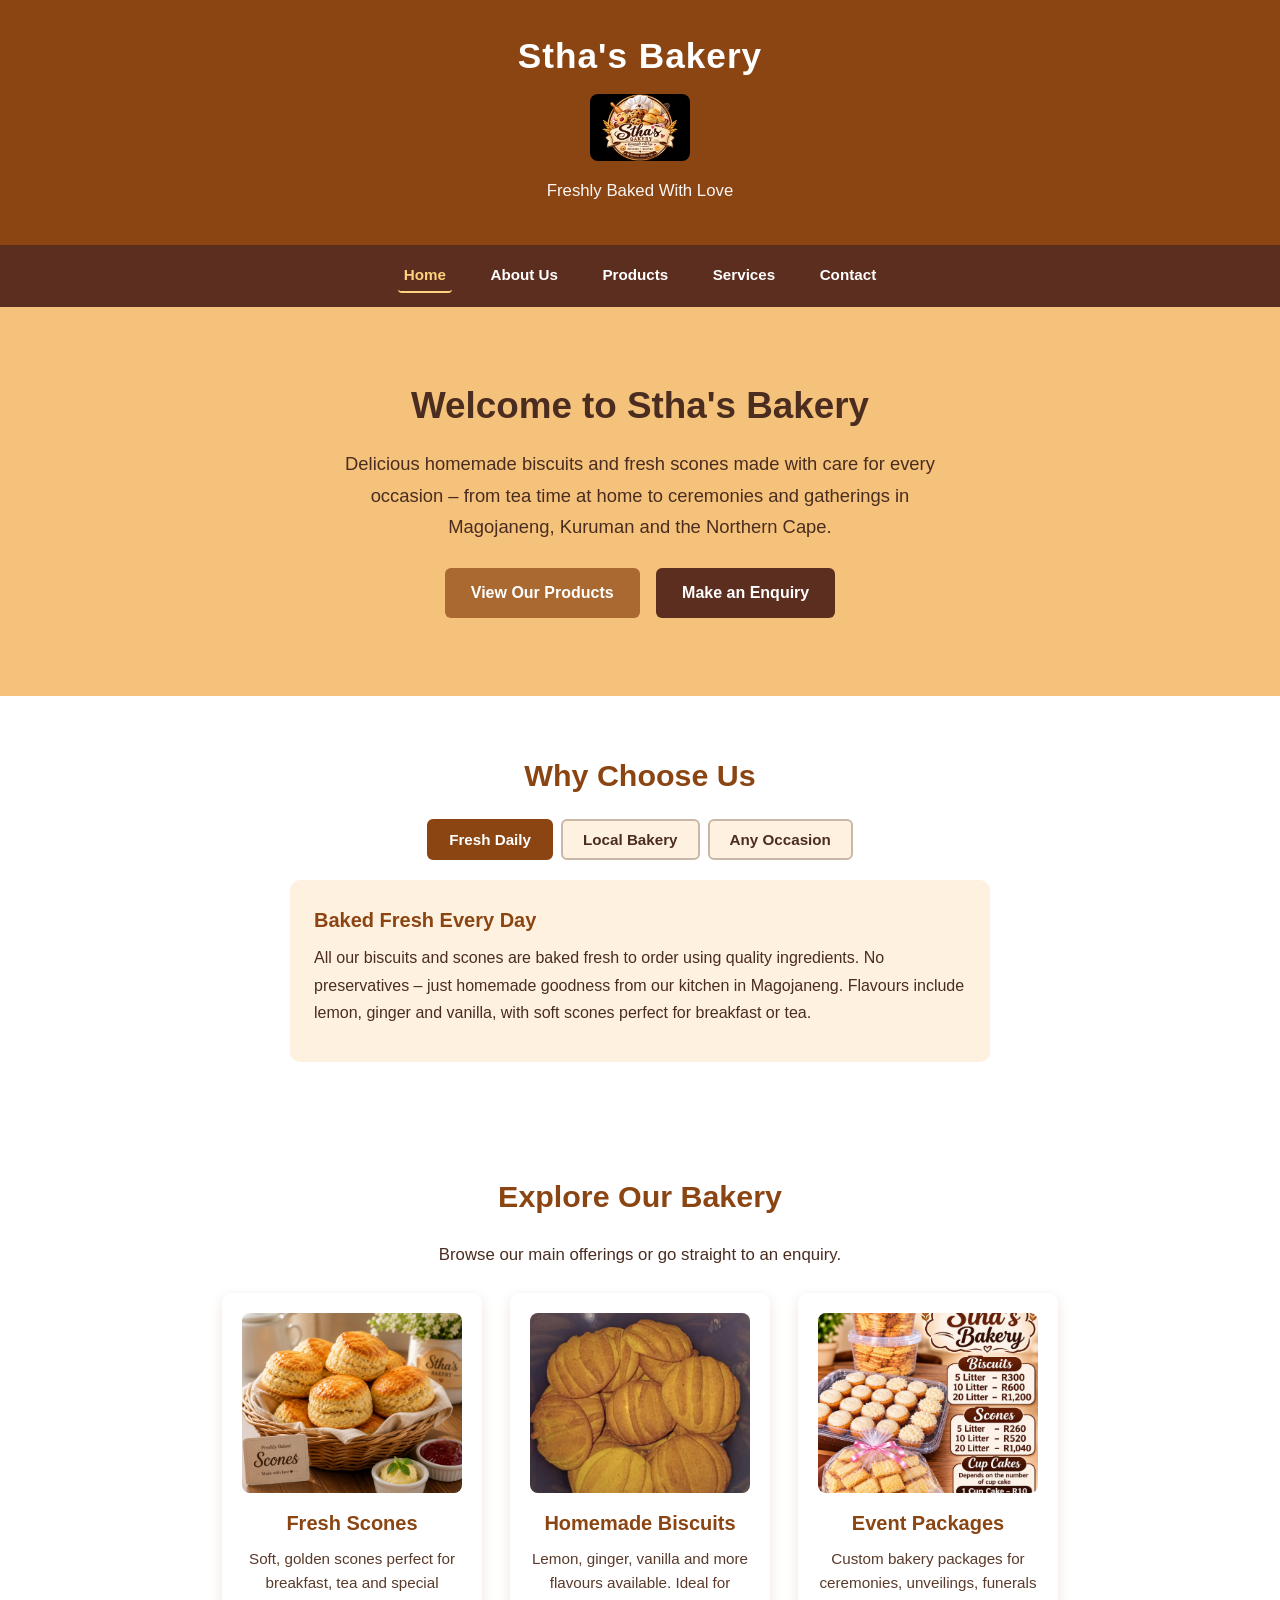
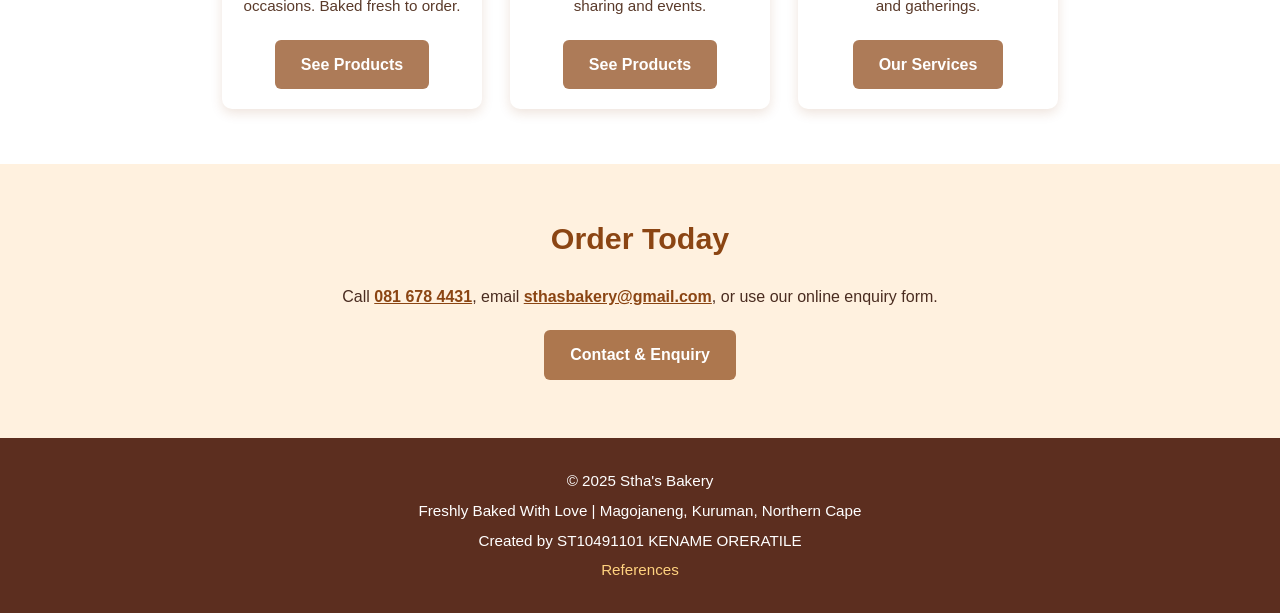
<file: webfinalp3.html/sthas-bakeryp3/index.html>
<!DOCTYPE html>
<html lang="en">

<head>
    <meta charset="UTF-8">
    <meta name="viewport" content="width=device-width, initial-scale=1.0">
    <title>Stha's Bakery | Homemade Biscuits & Scones in Kuruman, Northern Cape</title>
    <meta name="description" content="Stha's Bakery in Magojaneng, Kuruman offers freshly baked homemade biscuits and scones for families, ceremonies and special occasions. Order lemon, ginger and vanilla biscuits online.">
    <meta name="keywords" content="bakery, biscuits, scones, Kuruman, Northern Cape, homemade, Stha's Bakery, ceremonies, Magojaneng">
    <meta name="author" content="Stha's Bakery">
    <meta name="robots" content="index, follow">
    <link rel="canonical" href="index.html">
    <link rel="stylesheet" href="style.css">
</head>

<body>

    <header>
        <h1>Stha's Bakery</h1>
        <img src="Logo.jpeg" width="100" alt="Stha's Bakery logo - homemade biscuits and scones" title="Stha's Bakery Logo">
        <p>Freshly Baked With Love</p>
    </header>

    <nav>
        <a href="index.html" class="active">Home</a>
        <a href="about.html">About Us</a>
        <a href="products.html">Products</a>
        <a href="services.html">Services</a>
        <a href="contact.html">Contact</a>
    </nav>

    <section id="home" class="hero">
        <h2>Welcome to Stha's Bakery</h2>
        <p>
            Delicious homemade biscuits and fresh scones made with care
            for every occasion – from tea time at home to ceremonies and
            gatherings in Magojaneng, Kuruman and the Northern Cape.
        </p>
        <a href="products.html" class="button">View Our Products</a>
        <a href="contact.html" class="button button-secondary">Make an Enquiry</a>
    </section>

    <section class="highlights">
        <h2>Why Choose Us</h2>
        <div class="tabs">
            <div class="tab-buttons">
                <button class="tab-btn active" data-tab="fresh">Fresh Daily</button>
                <button class="tab-btn" data-tab="local">Local Bakery</button>
                <button class="tab-btn" data-tab="occasions">Any Occasion</button>
            </div>
            <div class="tab-content active" id="fresh">
                <h3>Baked Fresh Every Day</h3>
                <p>All our biscuits and scones are baked fresh to order using quality ingredients. No preservatives – just homemade goodness from our kitchen in Magojaneng. Flavours include lemon, ginger and vanilla, with soft scones perfect for breakfast or tea.</p>
            </div>
            <div class="tab-content" id="local">
                <h3>Proudly Local</h3>
                <p>Based in Magojaneng, Kuruman, Northern Cape. We support our community and deliver products that families in the area trust for everyday and special moments. When you order from us, you support a local business that cares about quality and service.</p>
            </div>
            <div class="tab-content" id="occasions">
                <h3>Perfect for Every Occasion</h3>
                <p>From tea time at home to ceremonies, unveilings, funerals and gatherings – we prepare packages tailored to your event and guest numbers. Tell us the date and what you need, and we will confirm availability and collection.</p>
            </div>
        </div>
    </section>

    <section class="quick-links">
        <h2>Explore Our Bakery</h2>
        <p class="section-intro">Browse our main offerings or go straight to an enquiry.</p>
        <div class="product-container">
            <div class="product">
                <img src="Scones.jpeg" alt="Fresh homemade scones from Stha's Bakery" title="Fresh Homemade Scones">
                <h3>Fresh Scones</h3>
                <p>Soft, golden scones perfect for breakfast, tea and special occasions. Baked fresh to order.</p>
                <a href="products.html" class="button">See Products</a>
            </div>
            <div class="product">
                <img src="Ginger.jpeg" alt="Ginger flavoured homemade biscuits" title="Ginger Biscuits">
                <h3>Homemade Biscuits</h3>
                <p>Lemon, ginger, vanilla and more flavours available. Ideal for sharing and events.</p>
                <a href="products.html" class="button">See Products</a>
            </div>
            <div class="product">
                <img src="prize  lizt.jpeg" alt="Stha's Bakery packages for events" title="Bakery Event Packages">
                
                <h3>Event Packages</h3>
                <p>Custom bakery packages for ceremonies, unveilings, funerals and gatherings.</p>
                <a href="services.html" class="button">Our Services</a>
            </div>
        </div>
    </section>

    <section class="about-cta">
        <h2>Order Today</h2>
        <p>Call <a href="tel:0816784431">081 678 4431</a>, email <a href="mailto:sthasbakery@gmail.com">sthasbakery@gmail.com</a>, or use our online enquiry form.</p>
        <a href="contact.html" class="button">Contact & Enquiry</a>
    </section>

    <footer>
        <p>&copy; 2025 Stha's Bakery</p>
        <p>Freshly Baked With Love | Magojaneng, Kuruman, Northern Cape</p>
        <p>Created by ST10491101 KENAME ORERATILE</p>
        <p><a href="references.html" style="color:#ffd27f;">References</a></p>
    </footer>

    <script src="script.js"></script>
</body>
</html>
</file>
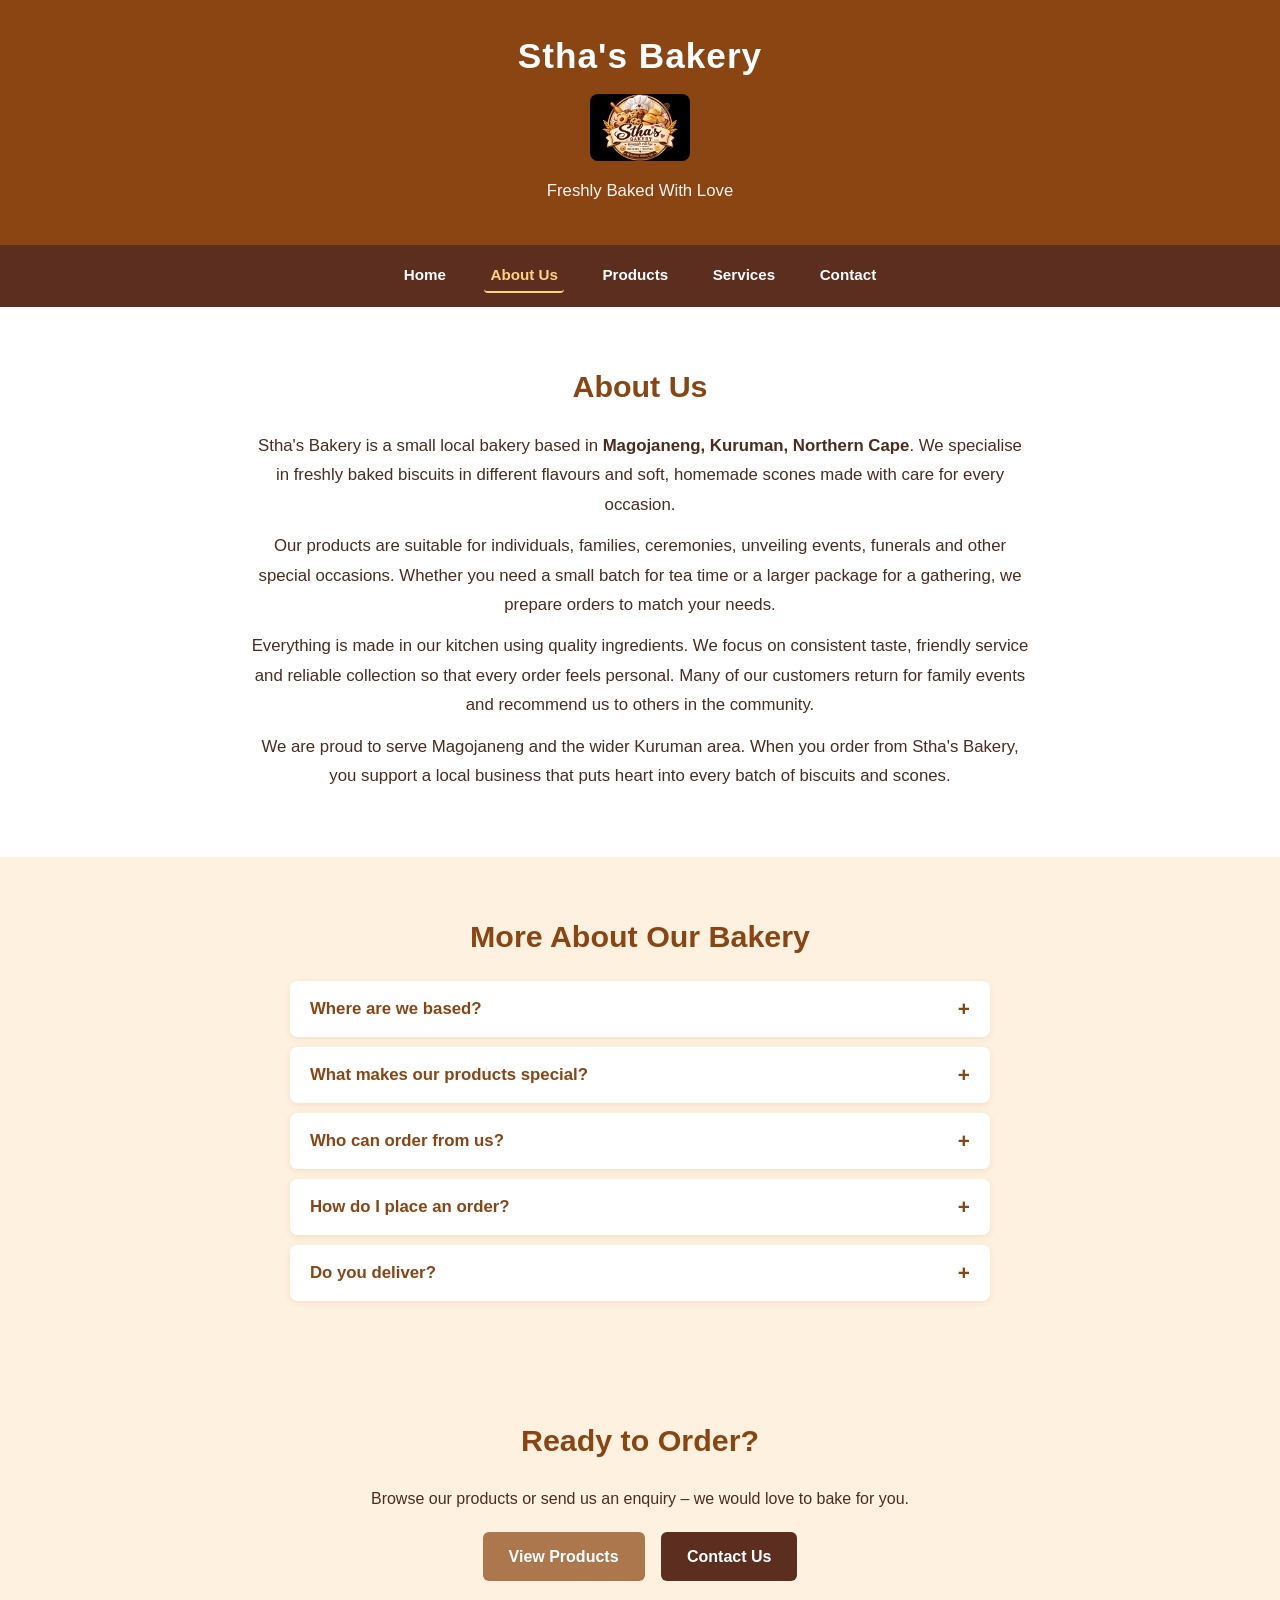
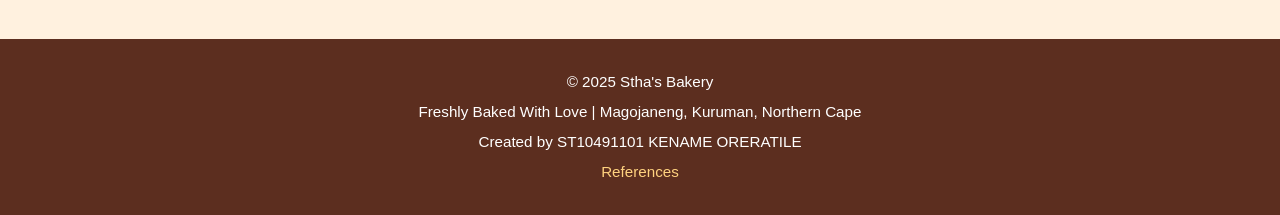
<file: webfinalp3.html/sthas-bakeryp3/about.html>
<!DOCTYPE html>
<html lang="en">

<head>
    <meta charset="UTF-8">
    <meta name="viewport" content="width=device-width, initial-scale=1.0">
    <title>About Us | Stha's Bakery – Kuruman Homemade Biscuits & Scones</title>
    <meta name="description" content="Learn about Stha's Bakery in Magojaneng, Kuruman. We bake fresh homemade biscuits and scones for families, ceremonies, unveilings and special occasions in the Northern Cape.">
    <meta name="keywords" content="about Stha's Bakery, Kuruman bakery, homemade biscuits, Northern Cape, Magojaneng">
    <meta name="author" content="Stha's Bakery">
    <meta name="robots" content="index, follow">
    <link rel="canonical" href="about.html">
    <link rel="stylesheet" href="style.css">
</head>

<body>

    <header>
        <h1>Stha's Bakery</h1>
        <img src="Logo.jpeg" width="100" alt="Stha's Bakery logo - homemade biscuits and scones" title="Stha's Bakery Logo">
        <p>Freshly Baked With Love</p>
    </header>

    <nav>
        <a href="index.html">Home</a>
        <a href="about.html" class="active">About Us</a>
        <a href="products.html">Products</a>
        <a href="services.html">Services</a>
        <a href="contact.html">Contact</a>
    </nav>

    <section id="about" class="about">
        <h2>About Us</h2>
        <p>
            Stha's Bakery is a small local bakery based in <strong>Magojaneng, Kuruman,
            Northern Cape</strong>. We specialise in freshly baked biscuits in different
            flavours and soft, homemade scones made with care for every occasion.
        </p>
        <p>
            Our products are suitable for individuals, families, ceremonies,
            unveiling events, funerals and other special occasions. Whether you need
            a small batch for tea time or a larger package for a gathering, we prepare
            orders to match your needs.
        </p>
        <p>
            Everything is made in our kitchen using quality ingredients. We focus on
            consistent taste, friendly service and reliable collection so that every
            order feels personal. Many of our customers return for family events and
            recommend us to others in the community.
        </p>
        <p>
            We are proud to serve Magojaneng and the wider Kuruman area. When you
            order from Stha's Bakery, you support a local business that puts heart
            into every batch of biscuits and scones.
        </p>
    </section>

    <section class="accordion-section">
        <h2>More About Our Bakery</h2>
        <div class="accordion">
            <div class="accordion-item">
                <button class="accordion-header">Where are we based?</button>
                <div class="accordion-body">
                    <p>We are based in Magojaneng, Kuruman, in the Northern Cape, South Africa. We serve customers in the local area and surrounding communities. You can find us on the map on our Contact page.</p>
                </div>
            </div>
            <div class="accordion-item">
                <button class="accordion-header">What makes our products special?</button>
                <div class="accordion-body">
                    <p>All biscuits and scones are homemade and baked fresh. We offer flavours such as lemon, ginger and vanilla, and can prepare packages for ceremonies and special events. No mass production – each order is prepared with attention to detail.</p>
                </div>
            </div>
            <div class="accordion-item">
                <button class="accordion-header">Who can order from us?</button>
                <div class="accordion-body">
                    <p>Anyone – individuals ordering for home, families, and organisers of ceremonies, unveilings, funerals and other gatherings. We cater for both small personal orders and larger event packages.</p>
                </div>
            </div>
            <div class="accordion-item">
                <button class="accordion-header">How do I place an order?</button>
                <div class="accordion-body">
                    <p>Use the enquiry form on our Contact page, or call 081 678 4431 / email sthasbakery@gmail.com. We will confirm availability, flavours, quantities and collection arrangements for your order.</p>
                </div>
            </div>
            <div class="accordion-item">
                <button class="accordion-header">Do you deliver?</button>
                <div class="accordion-body">
                    <p>Orders are primarily collected from our base in Magojaneng, Kuruman. Please contact us to discuss collection times. For special arrangements, call or message us when you place your order.</p>
                </div>
            </div>
        </div>
    </section>

    <section class="about-cta">
        <h2>Ready to Order?</h2>
        <p>Browse our products or send us an enquiry – we would love to bake for you.</p>
        <a href="products.html" class="button">View Products</a>
        <a href="contact.html" class="button button-secondary">Contact Us</a>
    </section>

    <footer>
        <p>&copy; 2025 Stha's Bakery</p>
        <p>Freshly Baked With Love | Magojaneng, Kuruman, Northern Cape</p>
        <p>Created by ST10491101 KENAME ORERATILE</p>
        <p><a href="references.html" style="color:#ffd27f;">References</a></p>
    </footer>

    <script src="script.js"></script>
</body>
</html>
</file>
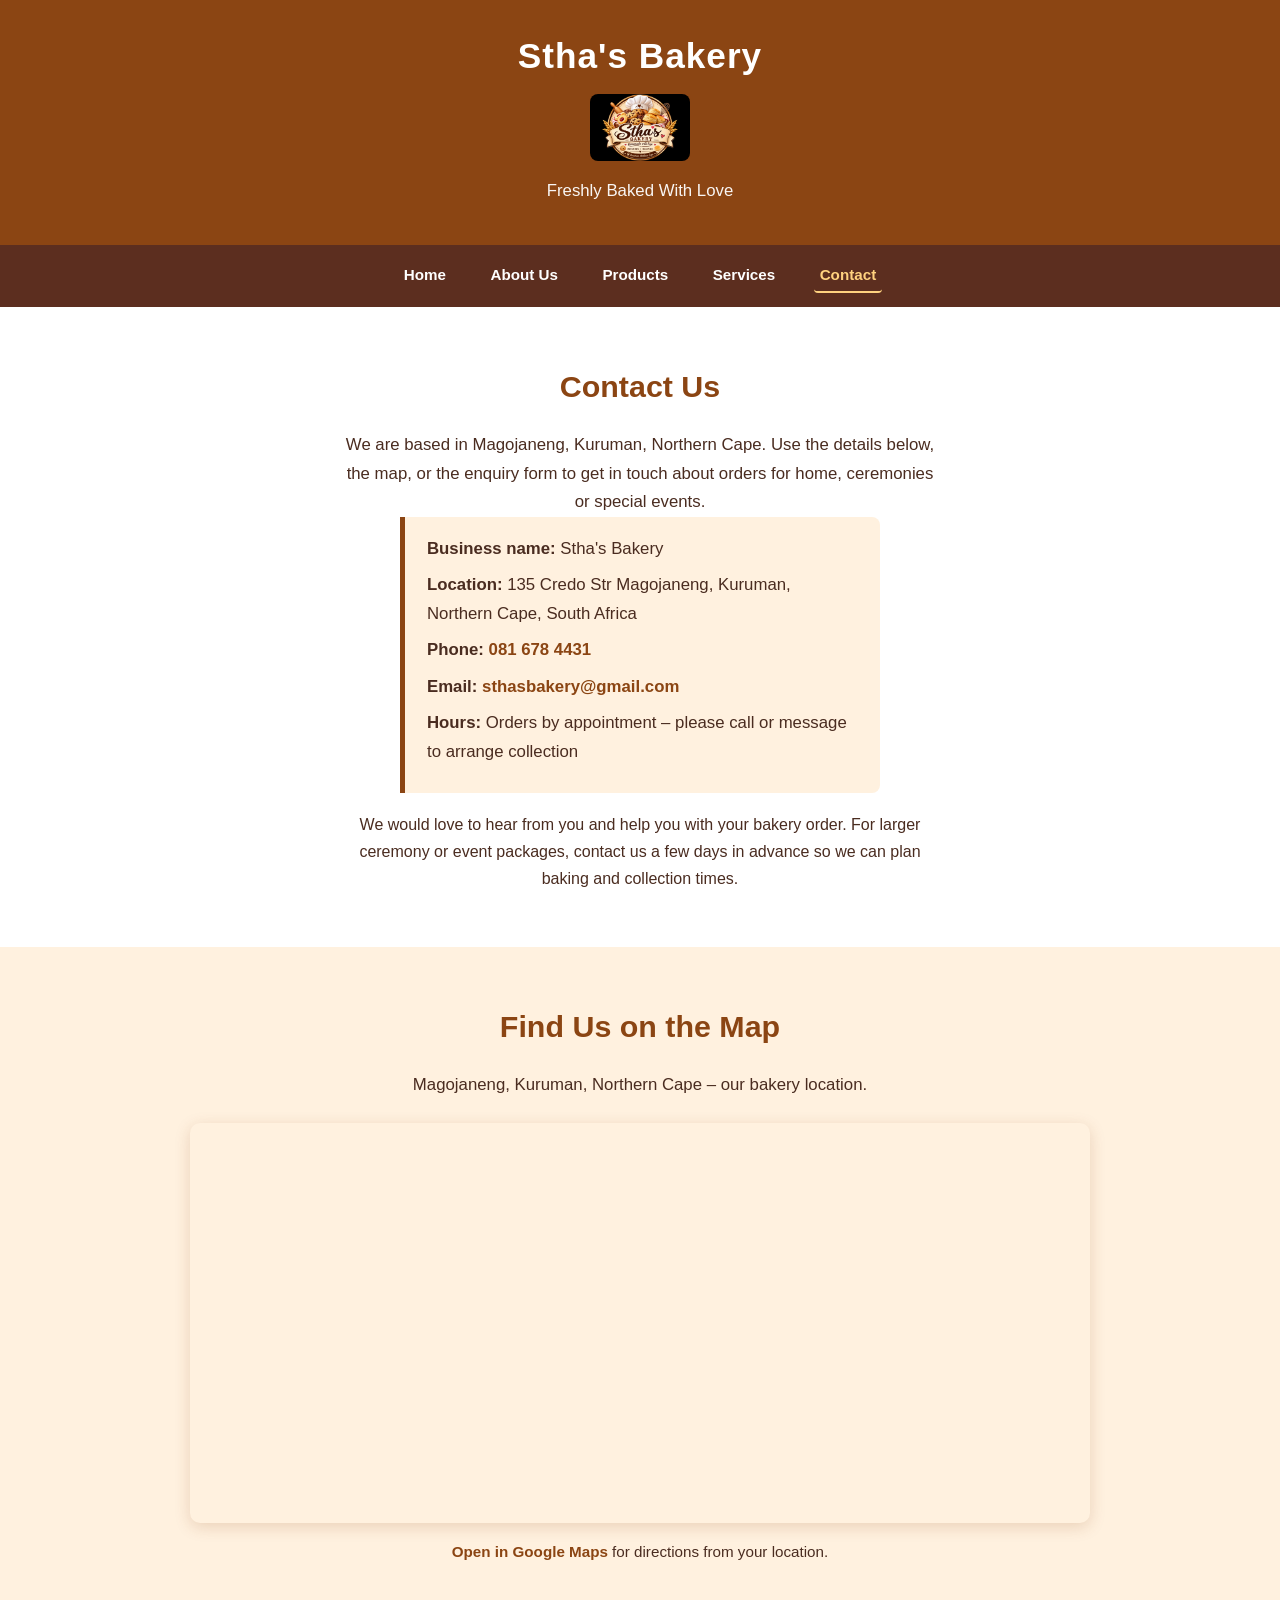
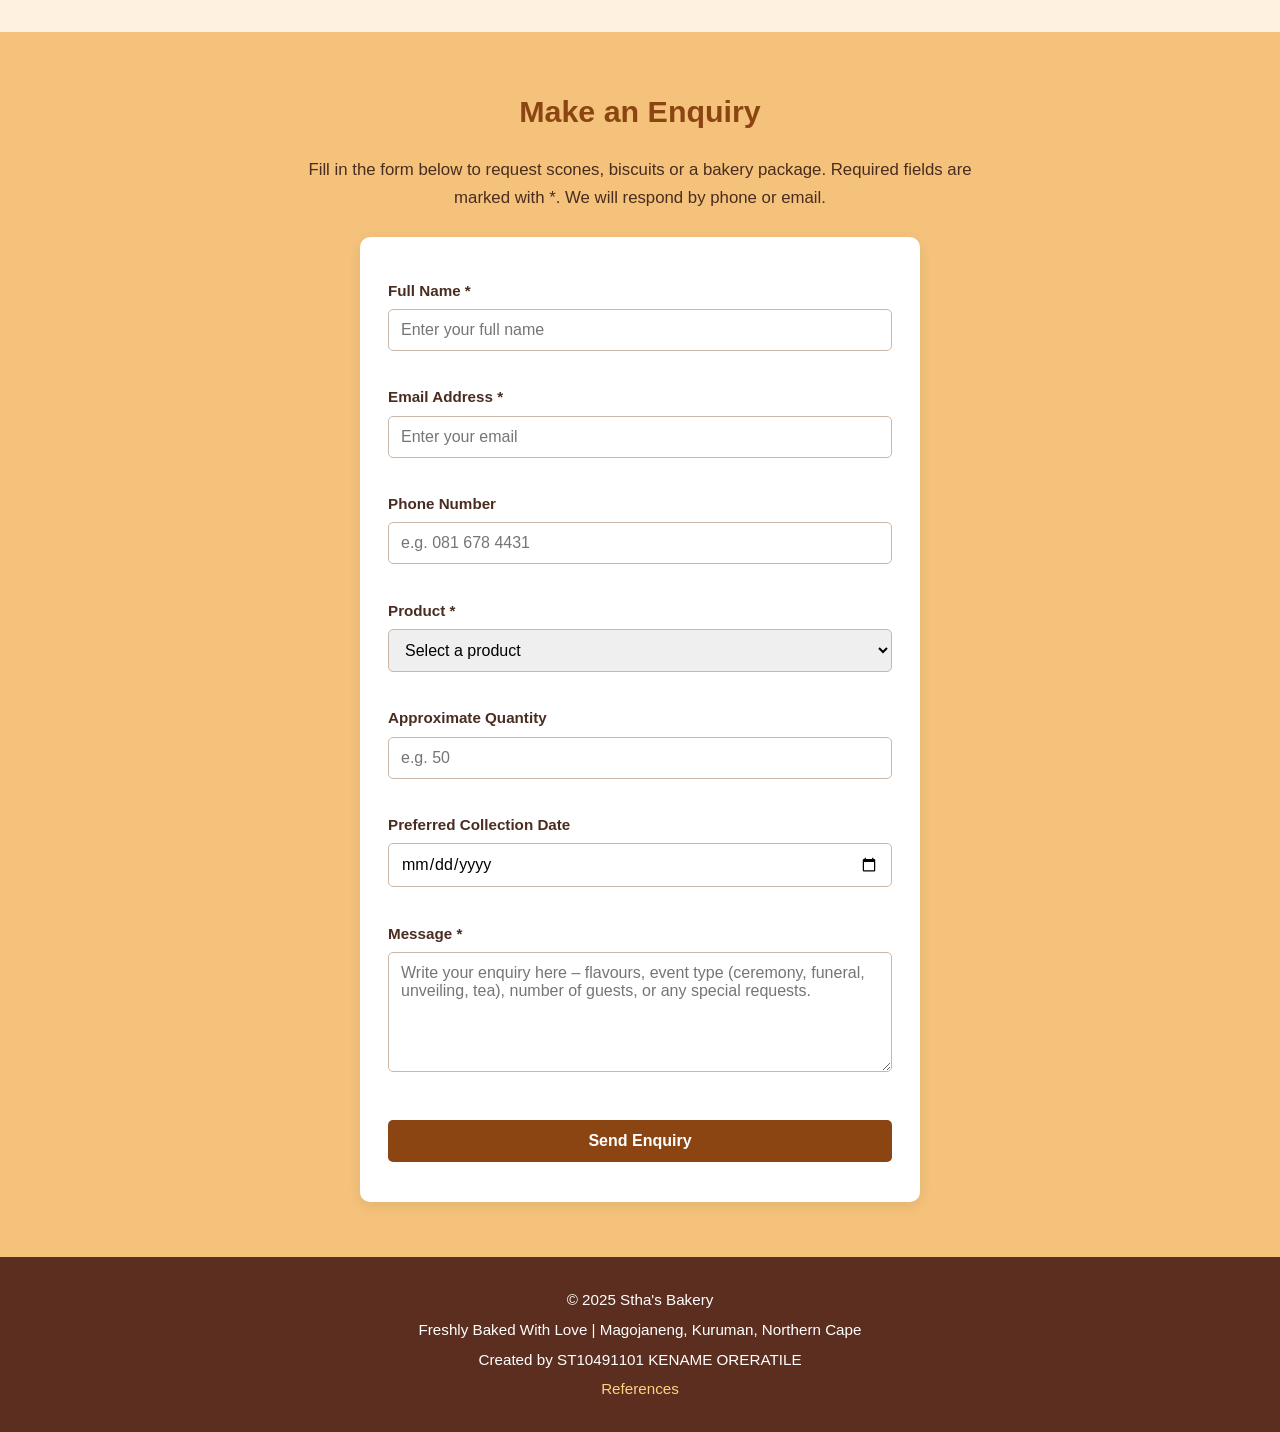
<file: webfinalp3.html/sthas-bakeryp3/contact.html>
<!DOCTYPE html>
<html lang="en">

<head>
    <meta charset="UTF-8">
    <meta name="viewport" content="width=device-width, initial-scale=1.0">
    <title>Contact & Enquiry | Stha's Bakery – Kuruman, Northern Cape</title>
    <meta name="description" content="Contact Stha's Bakery in Magojaneng, Kuruman. Phone 081 678 4431 or email sthasbakery@gmail.com. Find us on the map and send an enquiry for scones and biscuits.">
    <meta name="keywords" content="contact Stha's Bakery, order biscuits Kuruman, Magojaneng bakery, enquiry form, bakery map">
    <meta name="author" content="Stha's Bakery">
    <meta name="robots" content="index, follow">
    <link rel="canonical" href="contact.html">
    <link rel="stylesheet" href="style.css">
</head>

<body>

    <header>
        <h1>Stha's Bakery</h1>
        <img src="Logo.jpeg" width="100" alt="Stha's Bakery logo - homemade biscuits and scones" title="Stha's Bakery Logo">
        <p>Freshly Baked With Love</p>
    </header>

    <nav>
        <a href="index.html">Home</a>
        <a href="about.html">About Us</a>
        <a href="products.html">Products</a>
        <a href="services.html">Services</a>
        <a href="contact.html" class="active">Contact</a>
    </nav>

    <section id="contact" class="contact">
        <h2>Contact Us</h2>
        <p class="section-intro">
            We are based in Magojaneng, Kuruman, Northern Cape. Use the details below,
            the map, or the enquiry form to get in touch about orders for home, ceremonies
            or special events.
        </p>

        <div class="contact-details">
            <p><strong>Business name:</strong> Stha's Bakery</p>
            <p><strong>Location:</strong> 135 Credo Str  Magojaneng, Kuruman, Northern Cape, South Africa</p>
            <p><strong>Phone:</strong> <a href="tel:0816784431">081 678 4431</a></p>
            <p><strong>Email:</strong> <a href="mailto:sthasbakery@gmail.com">sthasbakery@gmail.com</a></p>
            <p><strong>Hours:</strong> Orders by appointment – please call or message to arrange collection</p>
        </div>

        <p>
            We would love to hear from you and help you with your bakery order.
            For larger ceremony or event packages, contact us a few days in advance
            so we can plan baking and collection times.
        </p>
    </section>

    <!-- Automatic embedded map – Magojaneng / Kuruman -->
    <section class="map-section">
        <h2>Find Us on the Map</h2>
        <p class="section-intro">Magojaneng, Kuruman, Northern Cape – our bakery location.</p>
        <div class="map-container">
            <iframe
                title="Map of Magojaneng, Kuruman – Stha's Bakery location"
                src="https://maps.google.com/maps?q=Magojaneng,Kuruman,Northern+Cape,South+Africa&t=&z=14&ie=UTF8&iwloc=&output=embed"
                width="100%"
                height="400"
                style="border:0; border-radius: 10px;"
                allowfullscreen=""
                loading="lazy"
                referrerpolicy="no-referrer-when-downgrade">
            </iframe>
        </div>
        <p class="map-note">
            <a href="https://www.google.com/maps/search/?api=1&query=Magojaneng+Kuruman+Northern+Cape" target="_blank" rel="noopener noreferrer">
                Open in Google Maps
            </a>
            for directions from your location.
        </p>
    </section>

    <section id="enquiry" class="enquiry">
        <h2>Make an Enquiry</h2>
        <p class="form-intro">
            Fill in the form below to request scones, biscuits or a bakery package.
            Required fields are marked with *. We will respond by phone or email.
        </p>

        <form id="enquiryForm" action="#" method="post" novalidate>
            <label for="name">Full Name *</label>
            <input type="text" id="name" name="name"
                   placeholder="Enter your full name" required
                   minlength="2" maxlength="80">
            <span class="error-message" id="nameError"></span>

            <label for="email">Email Address *</label>
            <input type="email" id="email" name="email"
                   placeholder="Enter your email" required>
            <span class="error-message" id="emailError"></span>

            <label for="phone">Phone Number</label>
            <input type="tel" id="phone" name="phone"
                   placeholder="e.g. 081 678 4431"
                   pattern="[0-9\s\-\+]{10,15}">
            <span class="error-message" id="phoneError"></span>

            <label for="product">Product *</label>
            <select id="product" name="product" required>
                <option value="">Select a product</option>
                <option value="scones">Fresh Scones</option>
                <option value="biscuits">Homemade Biscuits (lemon / ginger / vanilla)</option>
                <option value="package">Bakery Package (ceremony / event)</option>
                <option value="mixed">Mixed order (scones + biscuits)</option>
            </select>
            <span class="error-message" id="productError"></span>

            <label for="quantity">Approximate Quantity</label>
            <input type="number" id="quantity" name="quantity"
                   placeholder="e.g. 50" min="1" max="1000">
            <span class="error-message" id="quantityError"></span>

            <label for="date">Preferred Collection Date</label>
            <input type="date" id="date" name="date">
            <span class="error-message" id="dateError"></span>

            <label for="message">Message *</label>
            <textarea id="message" name="message"
                      placeholder="Write your enquiry here – flavours, event type (ceremony, funeral, unveiling, tea), number of guests, or any special requests."
                      rows="5" required minlength="10" maxlength="500"></textarea>
            <span class="error-message" id="messageError"></span>

            <input type="submit" value="Send Enquiry">
            <p id="formSuccess" class="form-success" hidden>Thank you! Your enquiry has been received. We will contact you soon on the details you provided.</p>
            <p id="formStatus" class="form-status" aria-live="polite"></p>
        </form>
    </section>

    <footer>
        <p>&copy; 2025 Stha's Bakery</p>
        <p>Freshly Baked With Love | Magojaneng, Kuruman, Northern Cape</p>
        <p>Created by ST10491101 KENAME ORERATILE</p>
        <p><a href="references.html" style="color:#ffd27f;">References</a></p>
    </footer>

    <script src="script.js"></script>
</body>
</html>
</file>
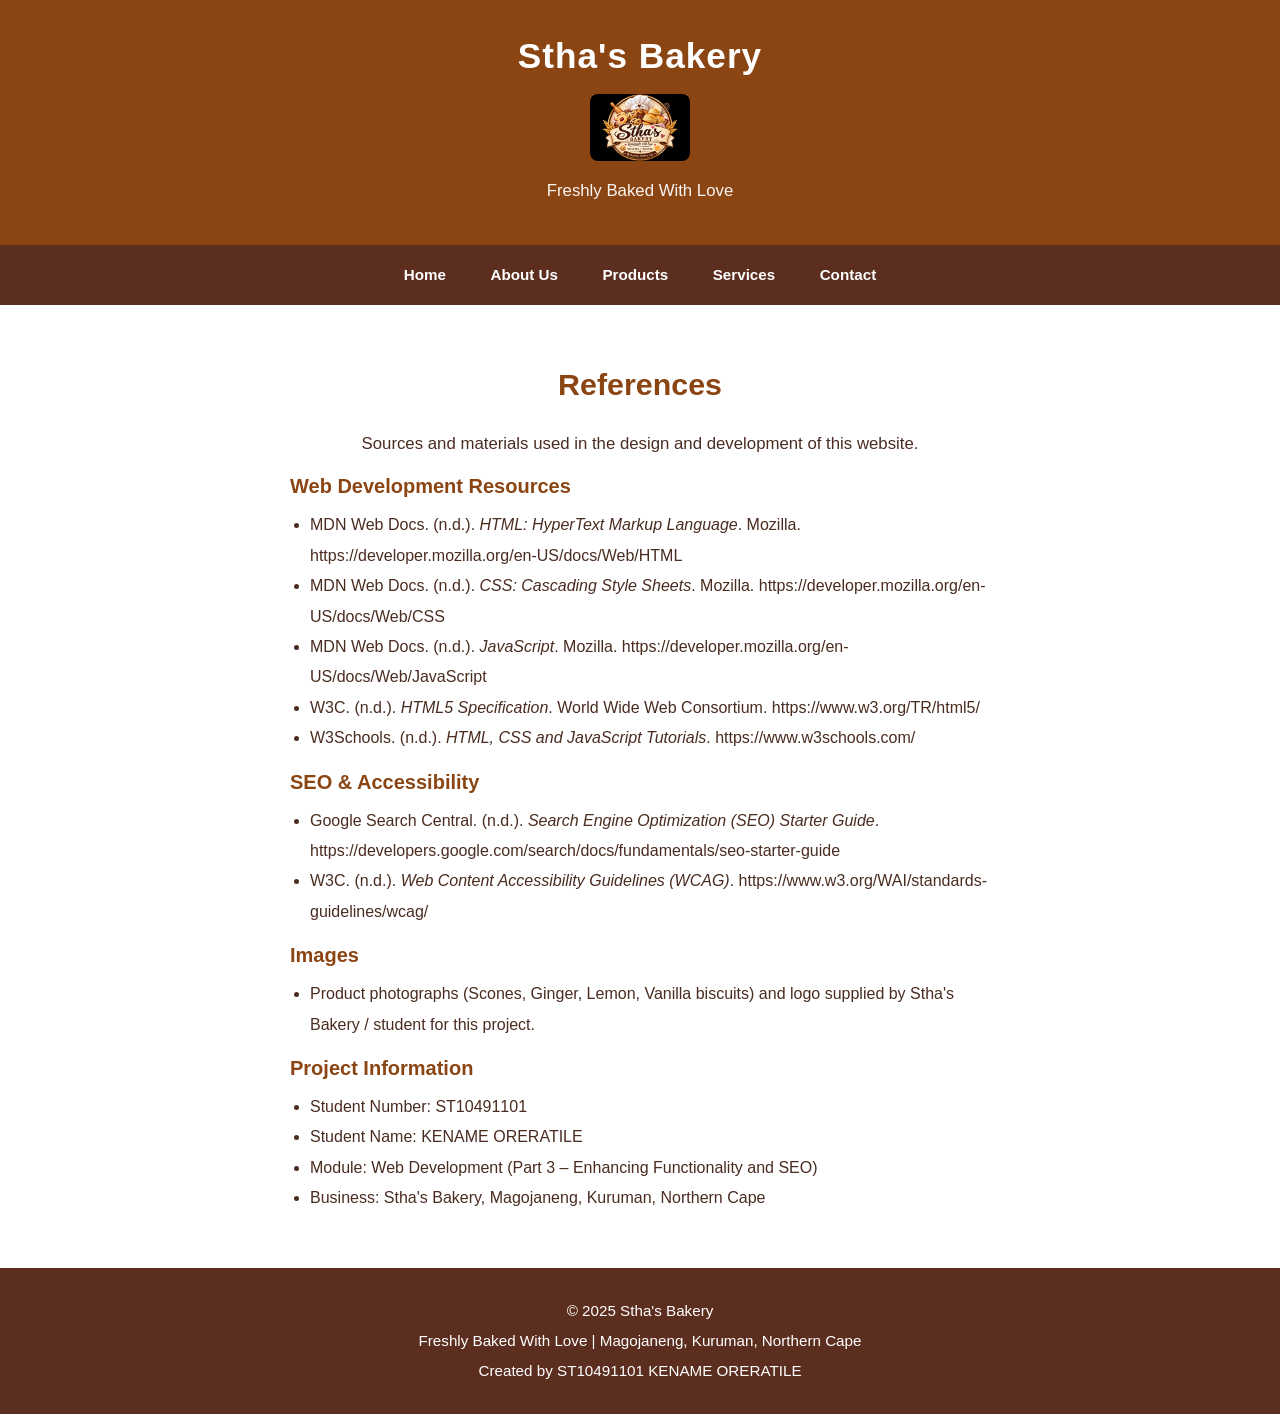
<file: webfinalp3.html/sthas-bakeryp3/references.html>
<!DOCTYPE html>
<html lang="en">

<head>
    <meta charset="UTF-8">
    <meta name="viewport" content="width=device-width, initial-scale=1.0">
    <title>References | Stha's Bakery Website Project</title>
    <meta name="description" content="References and sources used in the development of the Stha's Bakery website project.">
    <meta name="keywords" content="references, sources, Stha's Bakery, web development project">
    <meta name="author" content="ST10491101 KENAME ORERATILE">
    <meta name="robots" content="index, follow">
    <link rel="canonical" href="references.html">
    <link rel="stylesheet" href="style.css">
</head>

<body>

    <header>
        <h1>Stha's Bakery</h1>
        <img src="Logo.jpeg" width="100" alt="Stha's Bakery logo - homemade biscuits and scones" title="Stha's Bakery Logo">
        <p>Freshly Baked With Love</p>
    </header>

    <nav>
        <a href="index.html">Home</a>
        <a href="about.html">About Us</a>
        <a href="products.html">Products</a>
        <a href="services.html">Services</a>
        <a href="contact.html">Contact</a>
    </nav>

    <section class="about">
        <h2>References</h2>
        <p class="section-intro">Sources and materials used in the design and development of this website.</p>

        <div class="references-list" style="max-width:700px;margin:0 auto;text-align:left;">
            <h3>Web Development Resources</h3>
            <ul style="line-height:1.9;padding-left:20px;">
                <li>MDN Web Docs. (n.d.). <em>HTML: HyperText Markup Language</em>. Mozilla. https://developer.mozilla.org/en-US/docs/Web/HTML</li>
                <li>MDN Web Docs. (n.d.). <em>CSS: Cascading Style Sheets</em>. Mozilla. https://developer.mozilla.org/en-US/docs/Web/CSS</li>
                <li>MDN Web Docs. (n.d.). <em>JavaScript</em>. Mozilla. https://developer.mozilla.org/en-US/docs/Web/JavaScript</li>
                <li>W3C. (n.d.). <em>HTML5 Specification</em>. World Wide Web Consortium. https://www.w3.org/TR/html5/</li>
                <li>W3Schools. (n.d.). <em>HTML, CSS and JavaScript Tutorials</em>. https://www.w3schools.com/</li>
            </ul>

            <h3>SEO & Accessibility</h3>
            <ul style="line-height:1.9;padding-left:20px;">
                <li>Google Search Central. (n.d.). <em>Search Engine Optimization (SEO) Starter Guide</em>. https://developers.google.com/search/docs/fundamentals/seo-starter-guide</li>
                <li>W3C. (n.d.). <em>Web Content Accessibility Guidelines (WCAG)</em>. https://www.w3.org/WAI/standards-guidelines/wcag/</li>
            </ul>

            <h3>Images</h3>
            <ul style="line-height:1.9;padding-left:20px;">
                <li>Product photographs (Scones, Ginger, Lemon, Vanilla biscuits) and logo supplied by Stha's Bakery / student for this project.</li>
            </ul>

            <h3>Project Information</h3>
            <ul style="line-height:1.9;padding-left:20px;">
                <li>Student Number: ST10491101</li>
                <li>Student Name: KENAME ORERATILE</li>
                <li>Module: Web Development (Part 3 – Enhancing Functionality and SEO)</li>
                <li>Business: Stha's Bakery, Magojaneng, Kuruman, Northern Cape</li>
            </ul>
        </div>
    </section>

    <footer>
        <p>&copy; 2025 Stha's Bakery</p>
        <p>Freshly Baked With Love | Magojaneng, Kuruman, Northern Cape</p>
        <p>Created by ST10491101 KENAME ORERATILE</p>
    </footer>

    <script src="script.js"></script>
</body>
</html>
</file>
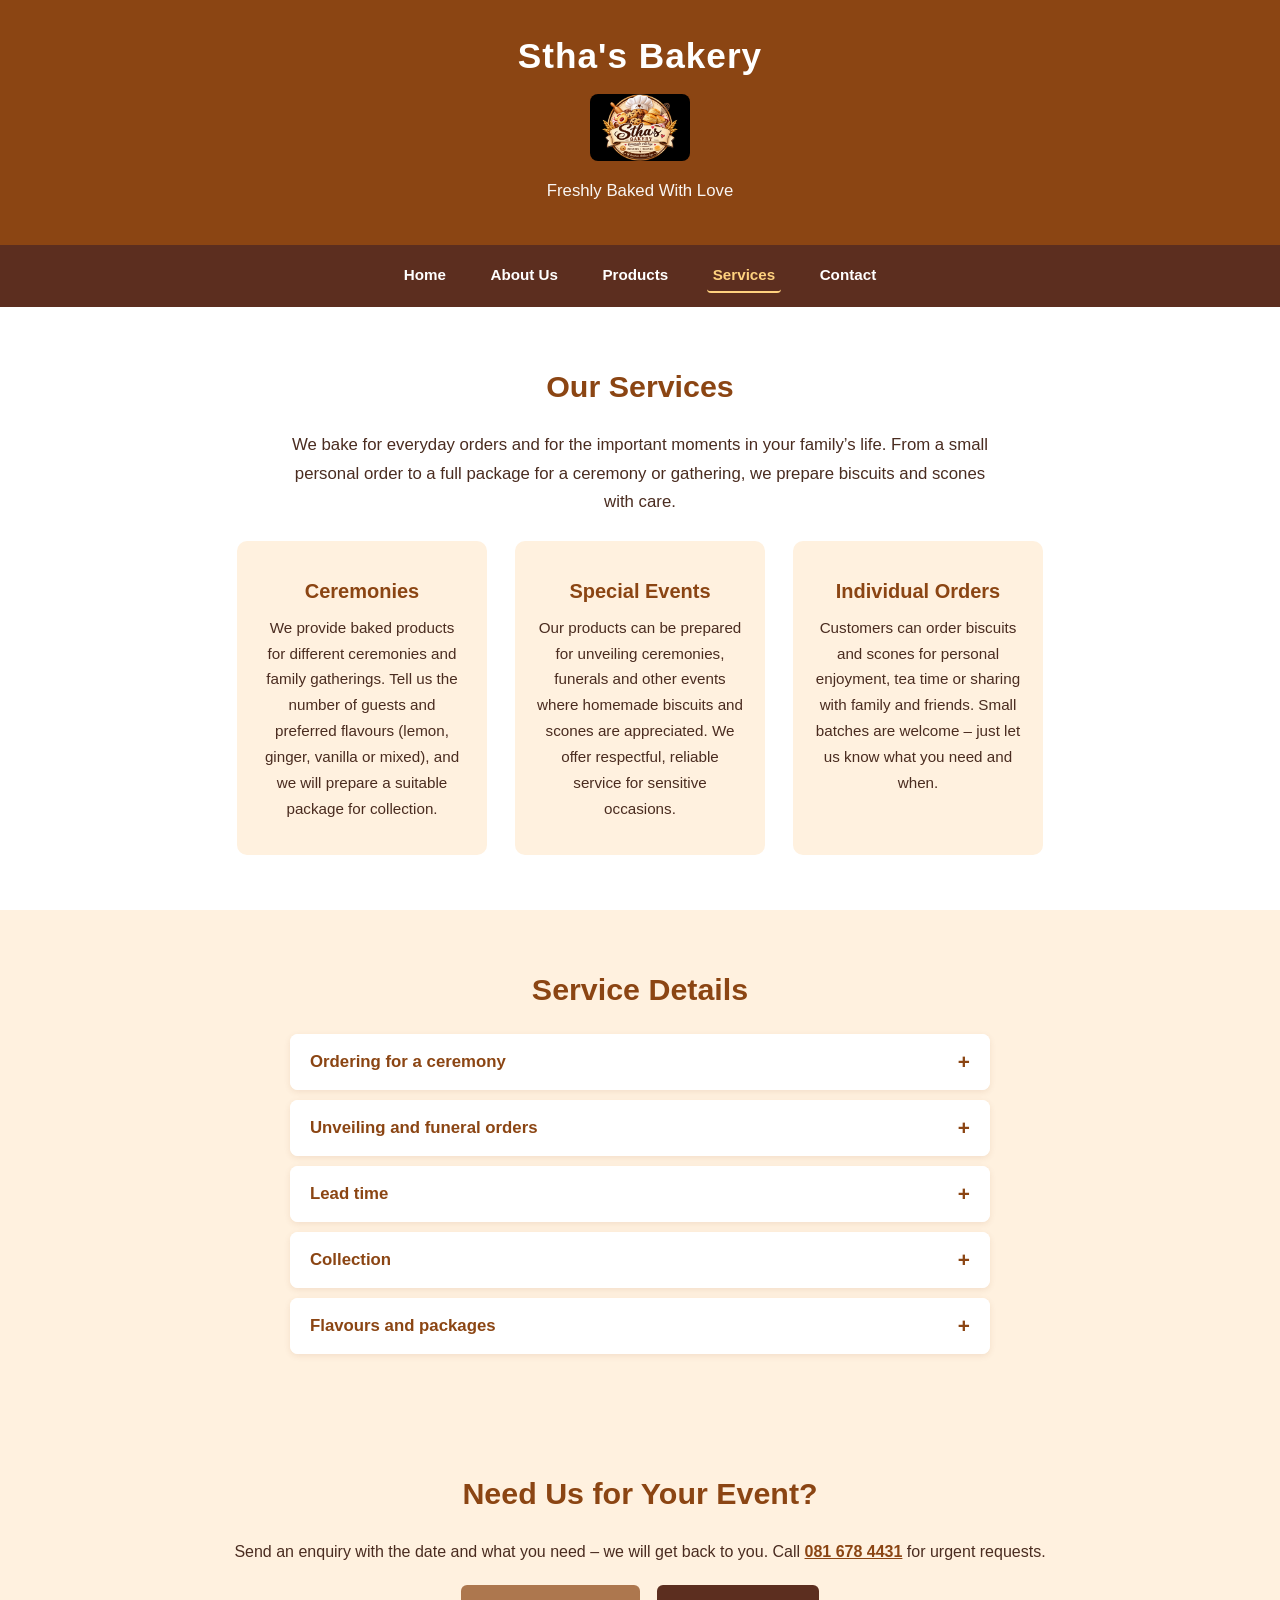
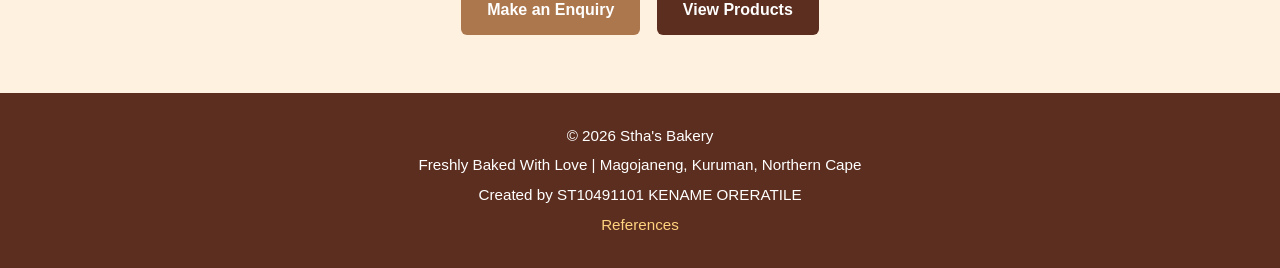
<file: webfinalp3.html/sthas-bakeryp3/services.html>
<!DOCTYPE html>
<html lang="en">

<head>
    <meta charset="UTF-8">
    <meta name="viewport" content="width=device-width, initial-scale=1.0">
    <title>Our Services | Stha's Bakery – Ceremonies & Event Baking in Kuruman</title>
    <meta name="description" content="Stha's Bakery services: baked products for ceremonies, special events, unveilings, funerals and individual orders in Magojaneng, Kuruman, Northern Cape.">
    <meta name="keywords" content="bakery services, ceremony catering, event baking, funeral biscuits, Kuruman bakery, unveiling">
    <meta name="author" content="Stha's Bakery">
    <meta name="robots" content="index, follow">
    <link rel="canonical" href="services.html">
    <link rel="stylesheet" href="style.css">
</head>

<body>

    <header>
        <h1>Stha's Bakery</h1>
        <img src="Logo.jpeg" width="100" alt="Stha's Bakery logo - homemade biscuits and scones" title="Stha's Bakery Logo">
        <p>Freshly Baked With Love</p>
    </header>

    <nav>
        <a href="index.html">Home</a>
        <a href="about.html">About Us</a>
        <a href="products.html">Products</a>
        <a href="services.html" class="active">Services</a>
        <a href="contact.html">Contact</a>
    </nav>

    <section id="services" class="services">
        <h2>Our Services</h2>
        <p class="section-intro">
            We bake for everyday orders and for the important moments in your family’s life.
            From a small personal order to a full package for a ceremony or gathering,
            we prepare biscuits and scones with care.
        </p>

        <div class="service-container">
            <div class="service">
                <h3>Ceremonies</h3>
                <p>
                    We provide baked products for different ceremonies and family gatherings.
                    Tell us the number of guests and preferred flavours (lemon, ginger, vanilla
                    or mixed), and we will prepare a suitable package for collection.
                </p>
            </div>

            <div class="service">
                <h3>Special Events</h3>
                <p>
                    Our products can be prepared for unveiling ceremonies, funerals and other
                    events where homemade biscuits and scones are appreciated. We offer
                    respectful, reliable service for sensitive occasions.
                </p>
            </div>

            <div class="service">
                <h3>Individual Orders</h3>
                <p>
                    Customers can order biscuits and scones for personal enjoyment, tea time
                    or sharing with family and friends. Small batches are welcome – just let
                    us know what you need and when.
                </p>
            </div>
        </div>
    </section>

    <section class="accordion-section">
        <h2>Service Details</h2>
        <div class="accordion">
            <div class="accordion-item">
                <button class="accordion-header">Ordering for a ceremony</button>
                <div class="accordion-body">
                    <p>Contact us with the date, approximate number of guests and preferred products (scones, biscuits or a mixed package). We will confirm availability and prepare your order for collection from Magojaneng, Kuruman.</p>
                </div>
            </div>
            <div class="accordion-item">
                <button class="accordion-header">Unveiling and funeral orders</button>
                <div class="accordion-body">
                    <p>We understand these are sensitive occasions. We offer reliable, respectful service and can prepare suitable quantities of biscuits and scones for the day. Please order as early as possible so we can plan properly.</p>
                </div>
            </div>
            <div class="accordion-item">
                <button class="accordion-header">Lead time</button>
                <div class="accordion-body">
                    <p>Please place larger orders as early as possible. For best results, contact us a few days before your event so we can plan baking and collection. Smaller personal orders may be arranged more quickly – call to check.</p>
                </div>
            </div>
            <div class="accordion-item">
                <button class="accordion-header">Collection</button>
                <div class="accordion-body">
                    <p>Orders are collected from our base in Magojaneng, Kuruman. We will confirm collection time when we accept your order. Use the map on our Contact page for directions.</p>
                </div>
            </div>
            <div class="accordion-item">
                <button class="accordion-header">Flavours and packages</button>
                <div class="accordion-body">
                    <p>Available flavours include lemon, ginger and vanilla biscuits, plus fresh scones. Event packages can mix products according to your preference. Mention any special requests in your enquiry.</p>
                </div>
            </div>
        </div>
    </section>

    <section class="about-cta">
        <h2>Need Us for Your Event?</h2>
        <p>Send an enquiry with the date and what you need – we will get back to you. Call <a href="tel:0816784431">081 678 4431</a> for urgent requests.</p>
        <a href="contact.html" class="button">Make an Enquiry</a>
        <a href="products.html" class="button button-secondary">View Products</a>
    </section>

    <footer>
        <p>&copy; 2026 Stha's Bakery</p>
        <p>Freshly Baked With Love | Magojaneng, Kuruman, Northern Cape</p>
        <p>Created by ST10491101 KENAME ORERATILE</p>
        <p><a href="references.html" style="color:#ffd27f;">References</a></p>
    </footer>

    <script src="script.js"></script>
</body>
</html>
</file>
<file: webfinalp3.html/sthas-bakeryp3/style.css>
/* 
   STHA'S BAKERY – EXTERNAL STYLESHEET 
   
   Linked from all HTML pages:
   <link rel="stylesheet" href="style.css">
*/


/* 
   1. DEFAULT  */

* {
    box-sizing: border-box;
    margin: 0;
    padding: 0;
}

html {
    scroll-behavior: smooth;
}

body {
    font-family: Arial, Helvetica, sans-serif;
    font-size: 16px;
    line-height: 1.6;
    color: #4a2c20;
    background-color: #fff8f0;
}


/* 
   2. TYPOGRAPHY */

h1 {
    font-size: 2.2rem;
    font-weight: bold;
    letter-spacing: 1px;
}

h2 {
    font-size: 1.9rem;
    font-weight: bold;
    color: #8b4513;
    margin-bottom: 18px;
}

h3 {
    font-size: 1.25rem;
    font-weight: bold;
    color: #8b4513;
    margin: 12px 0 8px;
}

p {
    font-size: 1rem;
    line-height: 1.7;
    margin-bottom: 12px;
}

.section-intro,
.form-intro {
    max-width: 700px;
    margin: 0 auto 24px;
    font-size: 1.05rem;
}


/* 
   3. HEADER */

header {
    background-color: #8b4513;
    color: #ffffff;
    text-align: center;
    padding: 28px 20px;
}

header h1 {
    margin: 0;
}

header p {
    margin-top: 8px;
    font-size: 1.05rem;
    opacity: 0.95;
}

header img {
    margin-top: 10px;
    border-radius: 8px;
}


/* 
   4. NAVIGATION – Sticky, multi-page links */

nav {
    background-color: #5c2e1f;
    text-align: center;
    padding: 14px 10px;
    position: sticky;
    top: 0;
    z-index: 100;
}

nav a {
    color: #ffffff;
    text-decoration: none;
    margin: 0 14px;
    font-weight: bold;
    font-size: 0.95rem;
    display: inline-block;
    padding: 4px 6px;
    border-radius: 4px;
    transition: color 0.25s ease, background-color 0.25s ease;
}

nav a:hover {
    color: #ffd27f;
}

nav a:focus {
    color: #ffd27f;
    outline: 2px solid #ffd27f;
    outline-offset: 3px;
}

nav a:active {
    color: #ffe9b5;
}

/* Active page indicator */
nav a.active {
    color: #ffd27f;
    border-bottom: 2px solid #ffd27f;
}


/* 
   5. HOME / HERO */

.hero {
    background-color: #f4c27a;
    text-align: center;
    padding: 70px 20px;
}

.hero h2 {
    font-size: 2.3rem;
    margin-bottom: 12px;
    color: #4a2c20;
}

.hero p {
    font-size: 1.15rem;
    max-width: 600px;
    margin: 0 auto 18px;
}

.hero .button {
    margin: 8px 6px;
}


/* 
   6. BUTTONS */

.button {
    display: inline-block;
    background-color: #8b4513b4;
    color: #ffffff;
    padding: 12px 26px;
    text-decoration: none;
    border-radius: 6px;
    margin-top: 10px;
    font-weight: bold;
    border: none;
    cursor: pointer;
    transition: background-color 0.25s ease, transform 0.2s ease;
}

.button:hover {
    background-color: #5c2e1f;
    transform: translateY(-2px);
}

.button:focus {
    outline: 2px solid #5c2e1f;
    outline-offset: 3px;
}

.button:active {
    transform: translateY(0);
}

.button-secondary {
    background-color: #5c2e1f;
}

.button-secondary:hover {
    background-color: #3d1e12;
}


/* 
   7. GENERAL SECTION LAYOUT */

section {
    padding: 55px 10%;
    text-align: center;
}

section h2 {
    margin-bottom: 20px;
}


/* 
   8. ABOUT */

.about {
    background-color: #ffffff;
}

.about p {
    max-width: 780px;
    margin: 12px auto;
    line-height: 1.75;
    font-size: 1.05rem;
}

.about-cta {
    background-color: #fff1df;
    padding: 50px 10%;
}

.about-cta .button {
    margin: 8px 6px;
}


/* 
   9. PRODUCTS – Flexbox cards */

.products {
    background-color: #fff1df;
}

.quick-links {
    background-color: #ffffff;
}

.product-container {
    display: flex;
    justify-content: center;
    align-items: stretch;
    gap: 28px;
    flex-wrap: wrap;
}

.product {
    background-color: #ffffff;
    width: 260px;
    padding: 20px;
    border-radius: 10px;
    box-shadow: 0 4px 12px rgba(139, 69, 19, 0.15);
    transition: transform 0.25s ease, box-shadow 0.25s ease;
}

.product:hover {
    transform: translateY(-6px);
    box-shadow: 0 8px 18px rgba(139, 69, 19, 0.22);
}

.product img {
    width: 100%;
    height: 180px;
    object-fit: cover;
    border-radius: 8px;
    display: block;
}

.product h3 {
    margin-top: 14px;
}

.product p {
    font-size: 0.95rem;
    line-height: 1.55;
    color: #5a3a2a;
}


/* 
   10. SERVICES */

.services {
    background-color: #ffffff;
}

.service-container {
    display: flex;
    justify-content: center;
    gap: 28px;
    flex-wrap: wrap;
}

.service {
    width: 250px;
    padding: 22px;
    background-color: #fff1df;
    border-radius: 10px;
    transition: transform 0.25s ease;
}

.service:hover {
    transform: translateY(-4px);
}

.service h3 {
    margin-bottom: 8px;
}

.service p {
    font-size: 0.95rem;
}


/* 
   11. TABS (Interactive – Home) */

.highlights {
    background-color: #ffffff;
}

.tabs {
    max-width: 700px;
    margin: 0 auto;
}

.tab-buttons {
    display: flex;
    justify-content: center;
    flex-wrap: wrap;
    gap: 8px;
    margin-bottom: 20px;
}

.tab-btn {
    background-color: #fff1df;
    color: #4a2c20;
    border: 2px solid #c9b8aa;
    padding: 10px 20px;
    border-radius: 6px;
    font-weight: bold;
    cursor: pointer;
    font-size: 0.95rem;
    transition: background-color 0.25s ease, color 0.25s ease, border-color 0.25s ease;
}

.tab-btn:hover {
    background-color: #f4c27a;
}

.tab-btn.active {
    background-color: #8b4513;
    color: #ffffff;
    border-color: #8b4513;
}

.tab-content {
    display: none;
    background-color: #fff1df;
    padding: 24px;
    border-radius: 10px;
    text-align: left;
}

.tab-content.active {
    display: block;
}

.tab-content h3 {
    margin-top: 0;
}


/* 
   12. ACCORDION (Interactive – About & Services) */

.accordion-section {
    background-color: #fff1df;
}

.accordion {
    max-width: 700px;
    margin: 0 auto;
    text-align: left;
}

.accordion-item {
    background-color: #ffffff;
    border-radius: 8px;
    margin-bottom: 10px;
    box-shadow: 0 2px 6px rgba(139, 69, 19, 0.1);
    overflow: hidden;
}

.accordion-header {
    width: 100%;
    text-align: left;
    padding: 16px 20px;
    background-color: #ffffff;
    border: none;
    font-size: 1.05rem;
    font-weight: bold;
    color: #8b4513;
    cursor: pointer;
    display: flex;
    justify-content: space-between;
    align-items: center;
    transition: background-color 0.2s ease;
}

.accordion-header::after {
    content: '+';
    font-size: 1.3rem;
    color: #8b4513;
}

.accordion-item.open .accordion-header::after {
    content: '−';
}

.accordion-header:hover {
    background-color: #fff8f0;
}

.accordion-body {
    max-height: 0;
    overflow: hidden;
    transition: max-height 0.3s ease;
    padding: 0 20px;
}

.accordion-item.open .accordion-body {
    padding-bottom: 16px;
}

.accordion-body p {
    margin: 0;
    color: #5a3a2a;
}


/* 
   13. PRODUCT FILTER */

.filter-section {
    background-color: #ffffff;
}

.filter-buttons {
    display: flex;
    justify-content: center;
    flex-wrap: wrap;
    gap: 10px;
    margin-bottom: 28px;
}

.filter-btn {
    background-color: #fff1df;
    color: #4a2c20;
    border: 2px solid #c9b8aa;
    padding: 8px 18px;
    border-radius: 6px;
    font-weight: bold;
    cursor: pointer;
    font-size: 0.9rem;
    transition: background-color 0.25s ease, color 0.25s ease;
}

.filter-btn:hover {
    background-color: #f4c27a;
}

.filter-btn.active {
    background-color: #8b4513;
    color: #ffffff;
    border-color: #8b4513;
}

.fade-in {
    animation: fadeIn 0.35s ease;
}

@keyframes fadeIn {
    from { opacity: 0; transform: translateY(8px); }
    to { opacity: 1; transform: translateY(0); }
}


/* 
   14. ENQUIRY / FORM */

.enquiry {
    background-color: #f4c27a;
}

form {
    max-width: 560px;
    margin: 0 auto;
    background-color: #ffffff;
    padding: 28px;
    border-radius: 10px;
    text-align: left;
    box-shadow: 0 4px 14px rgba(0, 0, 0, 0.08);
}

label {
    display: block;
    margin-top: 14px;
    font-weight: bold;
    font-size: 0.95rem;
    color: #4a2c20;
}

input[type="text"],
input[type="email"],
input[type="tel"],
input[type="number"],
input[type="date"],
select,
textarea {
    width: 100%;
    padding: 11px 12px;
    margin-top: 6px;
    border: 1px solid #c9b8aa;
    border-radius: 5px;
    font-size: 1rem;
    font-family: Arial, Helvetica, sans-serif;
    transition: border-color 0.2s ease, box-shadow 0.2s ease;
}

input:focus,
select:focus,
textarea:focus {
    border-color: #8b4513;
    outline: none;
    box-shadow: 0 0 0 3px rgba(139, 69, 19, 0.2);
}

/* Validation states */
input.invalid,
select.invalid,
textarea.invalid {
    border-color: #c0392b;
    box-shadow: 0 0 0 3px rgba(192, 57, 43, 0.15);
}

input.valid,
select.valid,
textarea.valid {
    border-color: #27ae60;
}

.error-message {
    display: block;
    color: #c0392b;
    font-size: 0.85rem;
    margin-top: 4px;
    min-height: 1.2em;
}

.form-success {
    margin-top: 16px;
    padding: 14px;
    background-color: #d4edda;
    color: #155724;
    border-radius: 6px;
    text-align: center;
    font-weight: bold;
}

.form-status {
    margin-top: 12px;
    text-align: center;
    font-size: 0.95rem;
}

.form-status.error {
    color: #c0392b;
}

.form-status.sending {
    color: #8b4513;
}

textarea {
    height: 120px;
    resize: vertical;
}

input[type="submit"] {
    background-color: #8b4513;
    color: #ffffff;
    border: none;
    margin-top: 20px;
    padding: 12px 24px;
    cursor: pointer;
    font-weight: bold;
    font-size: 1rem;
    border-radius: 5px;
    width: 100%;
    transition: background-color 0.25s ease;
}

input[type="submit"]:hover {
    background-color: #5c2e1f;
}

input[type="submit"]:focus {
    outline: 2px solid #5c2e1f;
    outline-offset: 3px;
}

input[type="submit"]:active {
    background-color: #3d1e12;
}


/* 
   15. CONTACT */

.contact {
    background-color: #ffffff;
}

.contact-details {
    background-color: #fff1df;
    border-left: 5px solid #8b4513;
    max-width: 480px;
    margin: 0 auto 18px;
    padding: 18px 22px;
    text-align: left;
    border-radius: 0 8px 8px 0;
}

.contact-details p {
    margin-bottom: 8px;
    font-size: 1.05rem;
}

.contact-details a {
    color: #8b4513;
    text-decoration: none;
    font-weight: bold;
}

.contact-details a:hover {
    text-decoration: underline;
}

.contact > p {
    max-width: 600px;
    margin: 0 auto;
}


/* 
   16. FOOTER */

footer {
    background-color: #5c2e1f;
    color: #ffffff;
    text-align: center;
    padding: 26px 20px;
}

footer p {
    margin: 4px 0;
    font-size: 0.95rem;
}


/* 
   17. RESPONSIVE – TABLET (max 900px) */

@media screen and (max-width: 900px) {

    h1 {
        font-size: 1.9rem;
    }

    h2 {
        font-size: 1.6rem;
    }

    .hero h2 {
        font-size: 1.9rem;
    }

    section {
        padding: 45px 6%;
    }

    nav a {
        margin: 0 10px;
        font-size: 0.9rem;
    }

    .product,
    .service {
        width: 220px;
    }

    .product img {
        height: 160px;
    }
}


/* 
   18. RESPONSIVE – MOBILE (max 600px) */

@media screen and (max-width: 600px) {

    body {
        font-size: 15px;
    }

    h1 {
        font-size: 1.6rem;
    }

    h2 {
        font-size: 1.4rem;
    }

    .hero h2 {
        font-size: 1.55rem;
    }

    .hero p {
        font-size: 1rem;
    }

    section {
        padding: 35px 5%;
    }

    header {
        padding: 20px 12px;
    }

    nav {
        padding: 10px 8px;
    }

    nav a {
        display: block;
        margin: 8px 0;
        font-size: 1rem;
    }

    .product-container,
    .service-container {
        gap: 18px;
    }

    .product,
    .service {
        width: 100%;
        max-width: 320px;
    }

    .product img {
        height: 160px;
        width: 100%;
    }

    form {
        padding: 20px 16px;
    }

    .contact-details {
        text-align: left;
        padding: 14px 16px;
    }

    .tab-btn {
        padding: 8px 14px;
        font-size: 0.85rem;
    }
}


/* =========================================================
   END OF STYLESHEET
   ========================================================= */


/* 
   19. LIGHTBOX GALLERY */

.lightbox {
    position: fixed;
    top: 0;
    left: 0;
    width: 100%;
    height: 100%;
    background-color: rgba(0, 0, 0, 0.88);
    display: flex;
    flex-direction: column;
    justify-content: center;
    align-items: center;
    z-index: 1000;
    padding: 20px;
}

.lightbox[hidden] {
    display: none !important;
}

.lightbox img {
    max-width: 90%;
    max-height: 75vh;
    border-radius: 8px;
    box-shadow: 0 8px 30px rgba(0, 0, 0, 0.5);
    object-fit: contain;
}

.lightbox-close {
    position: absolute;
    top: 16px;
    right: 24px;
    background: none;
    border: none;
    color: #ffffff;
    font-size: 2.5rem;
    cursor: pointer;
    line-height: 1;
    padding: 4px 12px;
    transition: color 0.2s ease;
}

.lightbox-close:hover {
    color: #ffd27f;
}

.lightbox-prev,
.lightbox-next {
    position: absolute;
    top: 50%;
    transform: translateY(-50%);
    background-color: rgba(139, 69, 19, 0.85);
    border: none;
    color: #ffffff;
    font-size: 1.8rem;
    padding: 12px 16px;
    cursor: pointer;
    border-radius: 6px;
    transition: background-color 0.2s ease;
}

.lightbox-prev { left: 16px; }
.lightbox-next { right: 16px; }

.lightbox-prev:hover,
.lightbox-next:hover {
    background-color: #8b4513;
}

.lightbox-caption {
    color: #ffffff;
    margin-top: 14px;
    font-size: 1.05rem;
    text-align: center;
}


/* 
   20. SEARCH INPUT + FILTER INNER */

.filter-section-inner {
    margin-bottom: 28px;
}

.search-input {
    width: 100%;
    max-width: 400px;
    padding: 12px 16px;
    margin: 0 auto 18px;
    display: block;
    border: 1px solid #c9b8aa;
    border-radius: 6px;
    font-size: 1rem;
    font-family: Arial, Helvetica, sans-serif;
    transition: border-color 0.2s ease, box-shadow 0.2s ease;
}

.search-input:focus {
    border-color: #8b4513;
    outline: none;
    box-shadow: 0 0 0 3px rgba(139, 69, 19, 0.2);
}

.no-results {
    color: #8b4513;
    font-weight: bold;
    margin-top: 20px;
}

.sr-only {
    position: absolute;
    width: 1px;
    height: 1px;
    padding: 0;
    margin: -1px;
    overflow: hidden;
    clip: rect(0, 0, 0, 0);
    border: 0;
}

.gallery-img {
    cursor: pointer;
    transition: opacity 0.2s ease;
}

.gallery-img:hover {
    opacity: 0.9;
}

footer a {
    color: #ffd27f;
    text-decoration: none;
}

footer a:hover {
    text-decoration: underline;
}

@media screen and (max-width: 600px) {
    .lightbox-prev { left: 6px; padding: 8px 10px; font-size: 1.4rem; }
    .lightbox-next { right: 6px; padding: 8px 10px; font-size: 1.4rem; }
    .lightbox img { max-height: 65vh; }
}


/* 
   21. MAP SECTION */

.map-section {
    background-color: #fff1df;
    padding: 55px 10%;
    text-align: center;
}

.map-container {
    max-width: 900px;
    margin: 0 auto;
    border-radius: 10px;
    overflow: hidden;
    box-shadow: 0 4px 16px rgba(139, 69, 19, 0.18);
}

.map-container iframe {
    display: block;
    width: 100%;
    min-height: 360px;
}

.map-note {
    margin-top: 16px;
    font-size: 0.95rem;
}

.map-note a {
    color: #8b4513;
    font-weight: bold;
    text-decoration: none;
}

.map-note a:hover {
    text-decoration: underline;
}

.about-cta a[href^="tel"],
.about-cta a[href^="mailto"] {
    color: #8b4513;
    font-weight: bold;
}

@media screen and (max-width: 600px) {
    .map-container iframe {
        min-height: 280px;
    }
    .map-section {
        padding: 35px 5%;
    }
}
</file>
